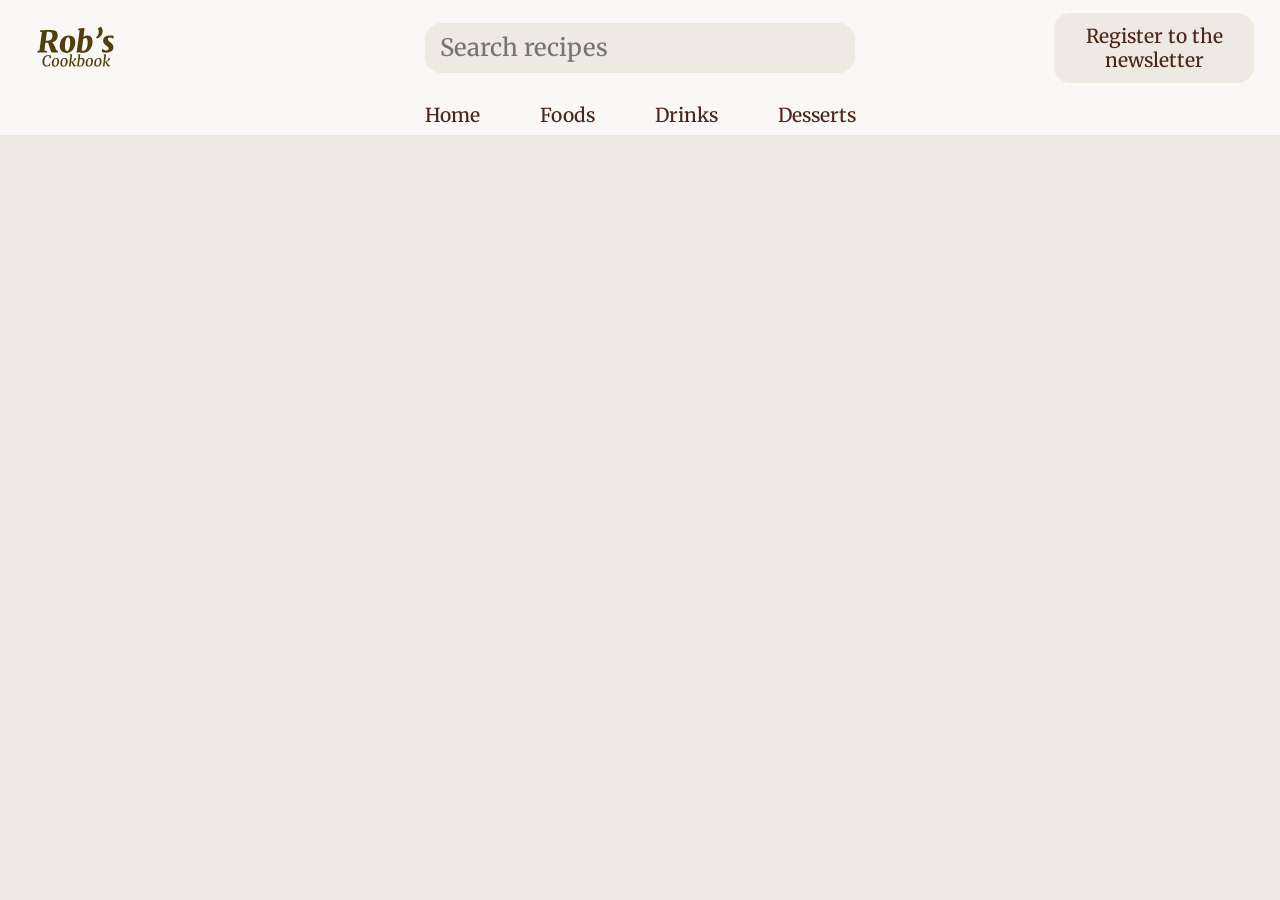
<file: TT-projekts/desserts.html>
<!DOCTYPE html>
<html>
    <head>
        <meta charset="UTF-8">
        <title>Rob's Cookbook</title>
        <meta name="viewport" content="width=device-width, initial-scale=1.0">
        <link rel="stylesheet" href="style.css">
    </head>

    <body>
        <section class="top-section">
            <a href="#" class="logo">
                <img src="images/rc-logo.svg"alt="Rob's Cookbook logo"> <!--done-->
            </a>
            <div class="search-bar">
                <input type="text" placeholder="Search recipes" />
                </div>
            <button>Register to the newsletter</button>
        </section>

        <section class="pages">
            <ul class="page-list">
                <li>
                    <a href="main.html">Home</a> <!--JĀUZTAISA SAITE UN JĀPIELINKO-->
                </li>
                <li>
                    <a href="foods.html">Foods</a> <!--JĀUZTAISA SAITE UN JĀPIELINKO-->
                </li>
                <li>
                    <a href="drinks.html">Drinks</a> <!--JĀUZTAISA SAITE UN JĀPIELINKO-->
                </li>
                <li>
                    <a href="desserts.html">Desserts</a> <!--JĀUZTAISA SAITE UN JĀPIELINKO-->
                </li>
            </ul>
        </section>
    </body>
</html>
</file>
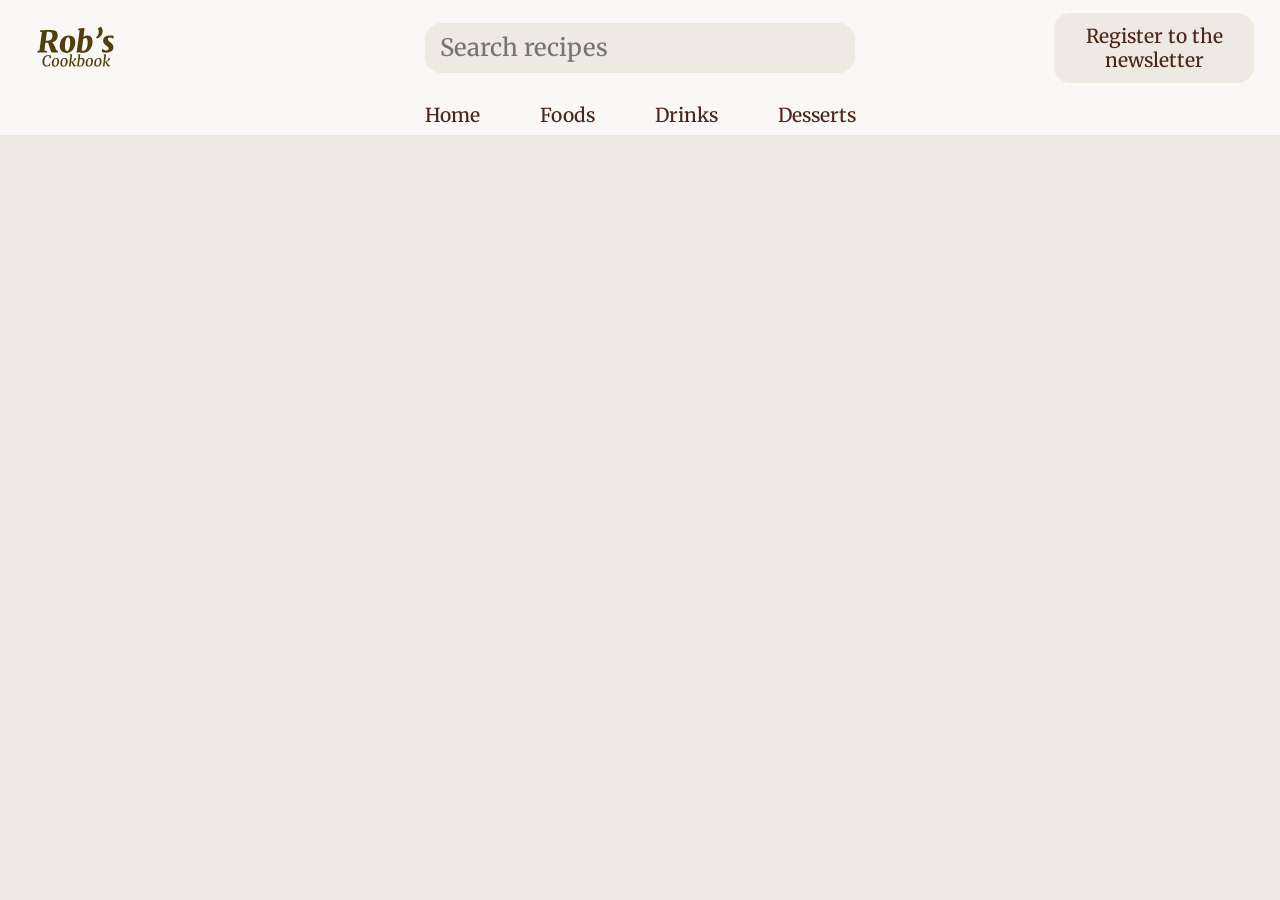
<file: TT-projekts/drinks.html>
<!DOCTYPE html>
<html>
    <head>
        <meta charset="UTF-8">
        <title>Rob's Cookbook</title>
        <meta name="viewport" content="width=device-width, initial-scale=1.0">
        <link rel="stylesheet" href="style.css">
    </head>

    <body>
        <section class="top-section">
            <a href="#" class="logo">
                <img src="images/rc-logo.svg"alt="Rob's Cookbook logo"> <!--done-->
            </a>
            <div class="search-bar">
                <input type="text" placeholder="Search recipes" />
                </div>
            <button>Register to the newsletter</button>
        </section>

        <section class="pages">
            <ul class="page-list">
                <li>
                    <a href="main.html">Home</a> <!--JĀUZTAISA SAITE UN JĀPIELINKO-->
                </li>
                <li>
                    <a href="foods.html">Foods</a> <!--JĀUZTAISA SAITE UN JĀPIELINKO-->
                </li>
                <li>
                    <a href="drinks.html">Drinks</a> <!--JĀUZTAISA SAITE UN JĀPIELINKO-->
                </li>
                <li>
                    <a href="desserts.html">Desserts</a> <!--JĀUZTAISA SAITE UN JĀPIELINKO-->
                </li>
            </ul>
        </section>

    </body>
</html>
</file>
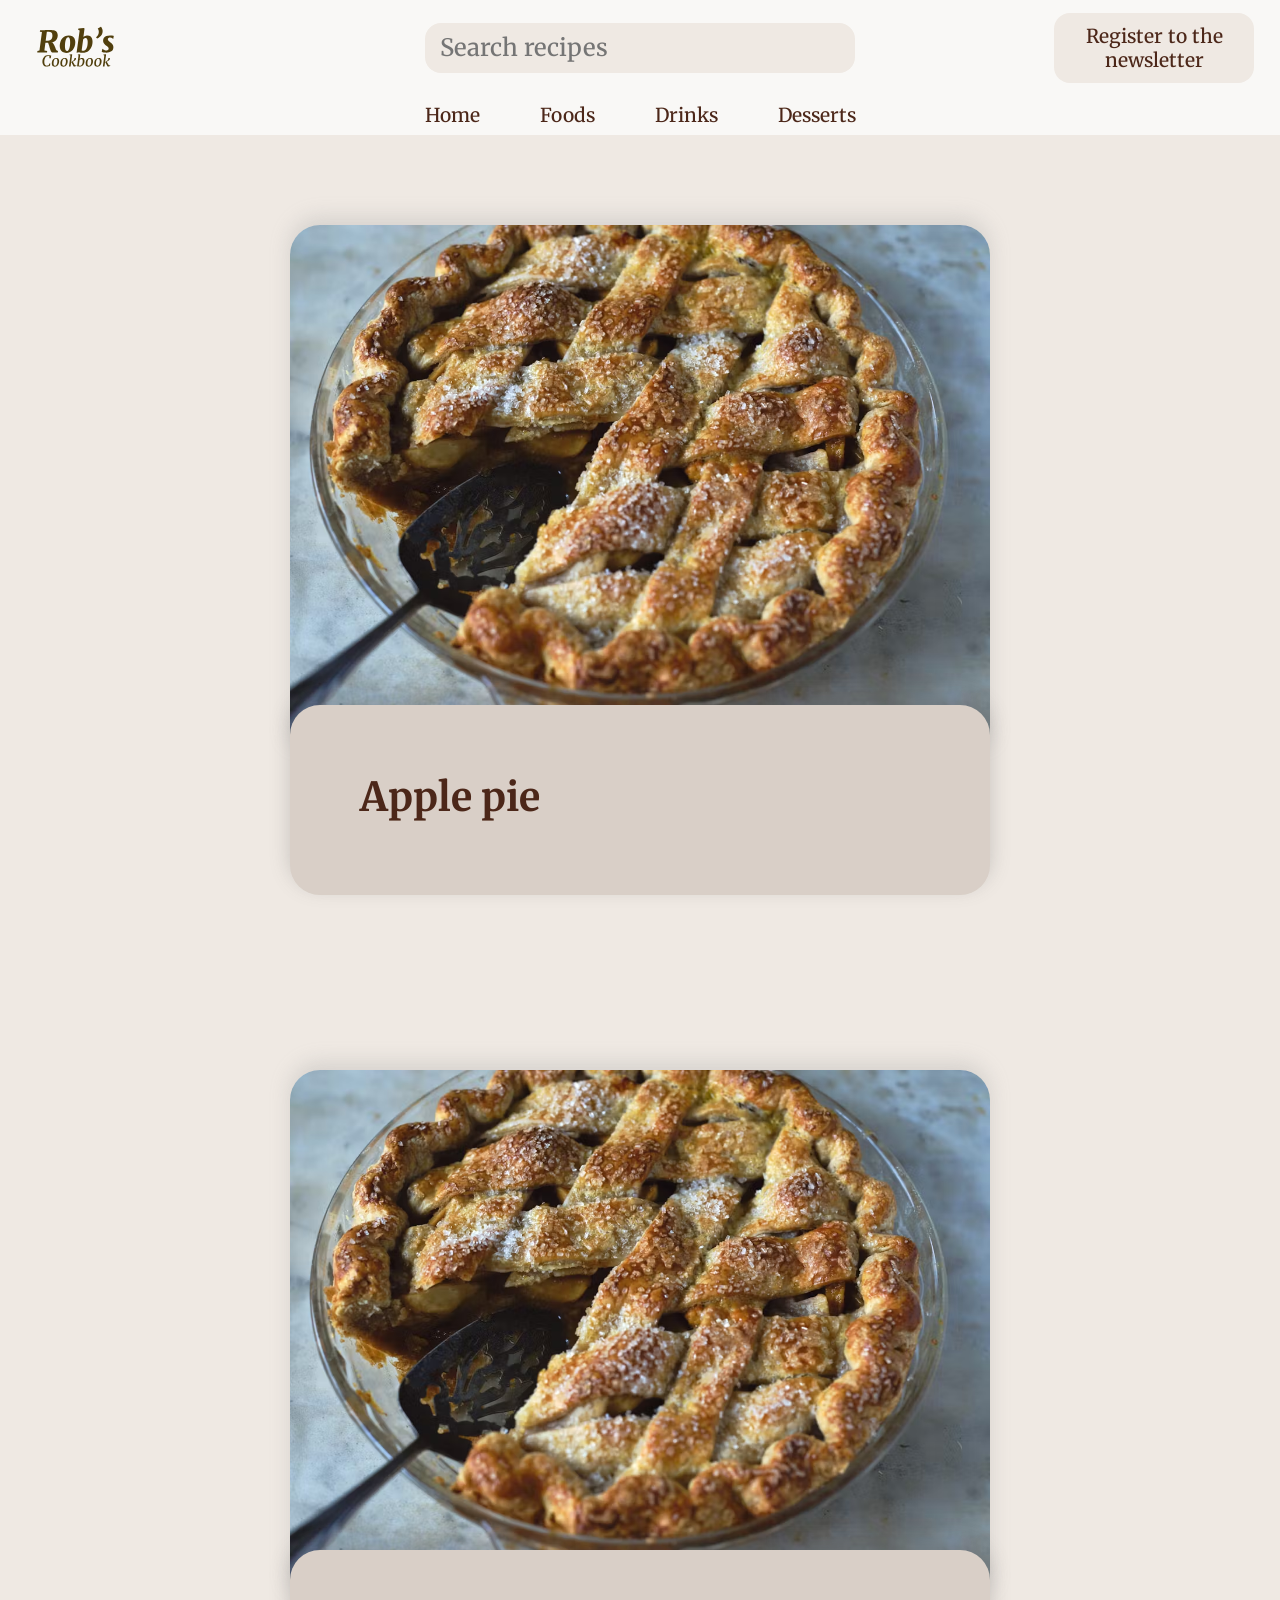
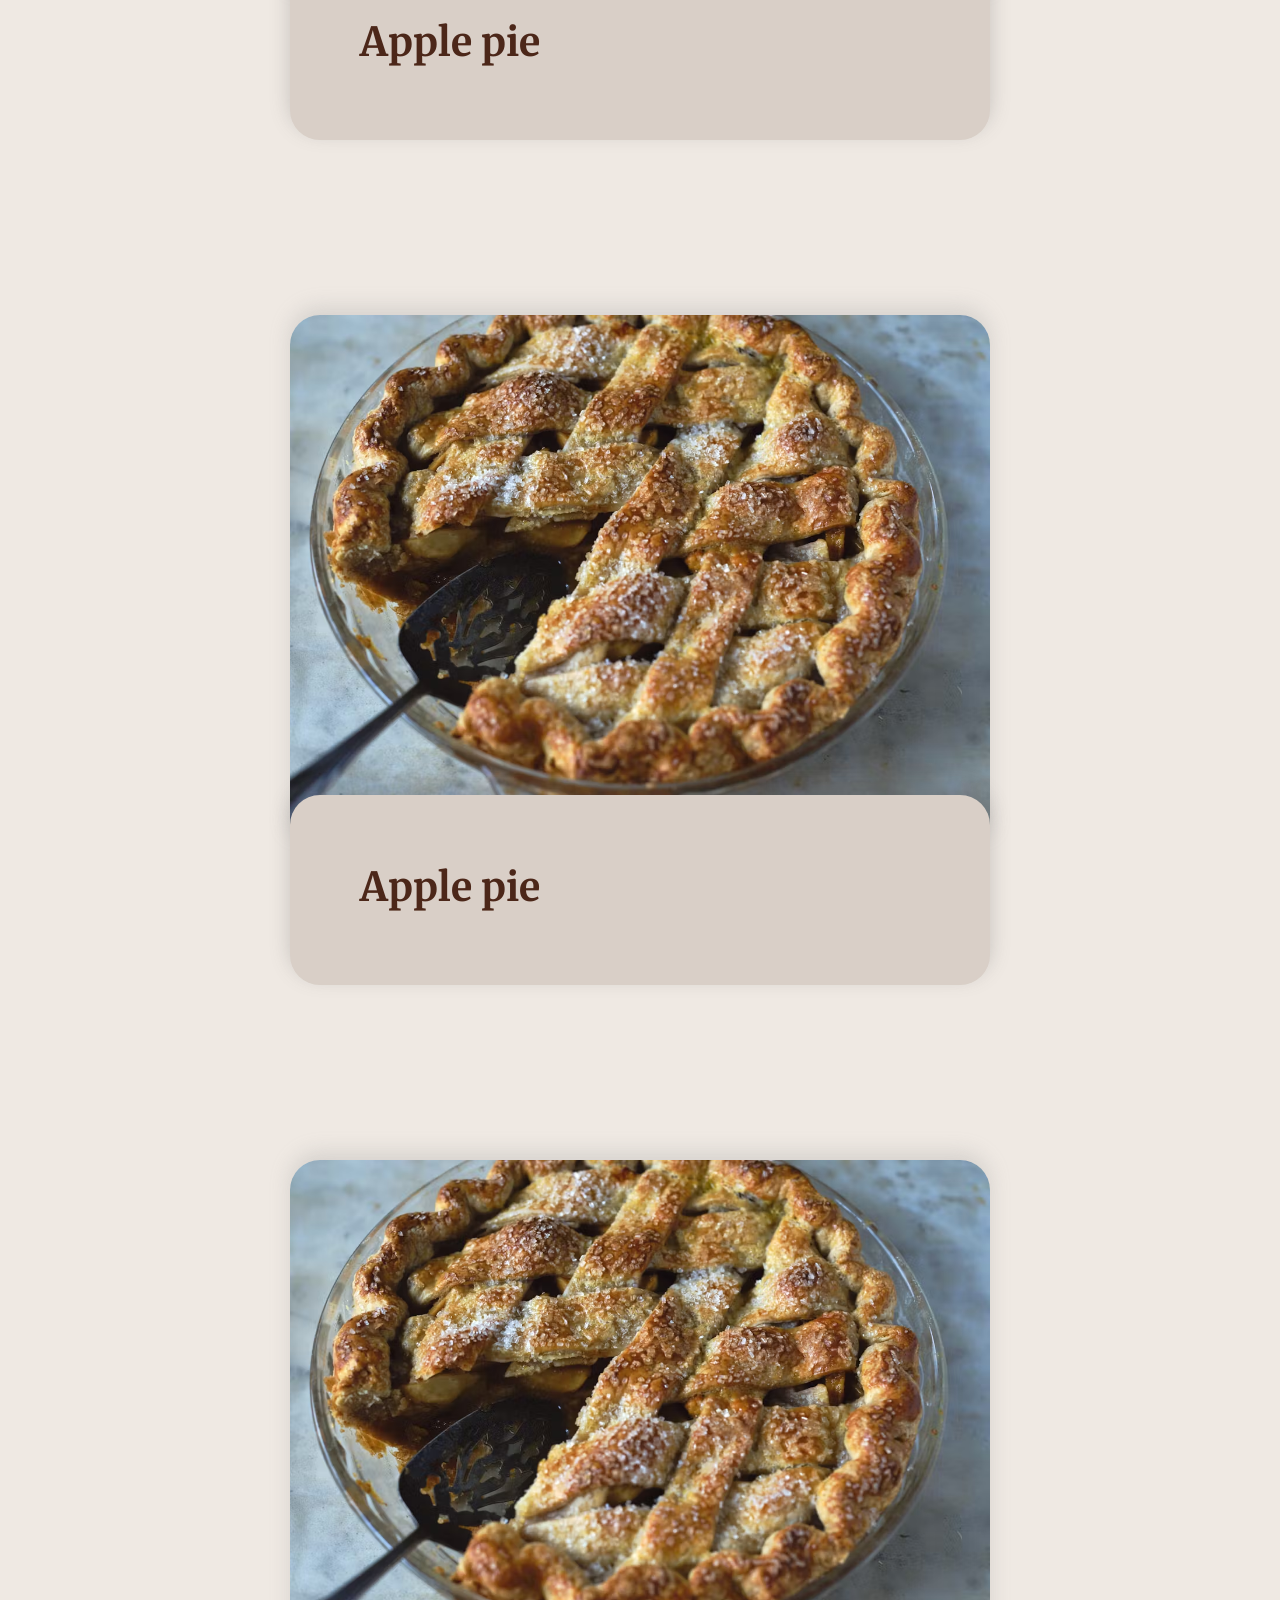
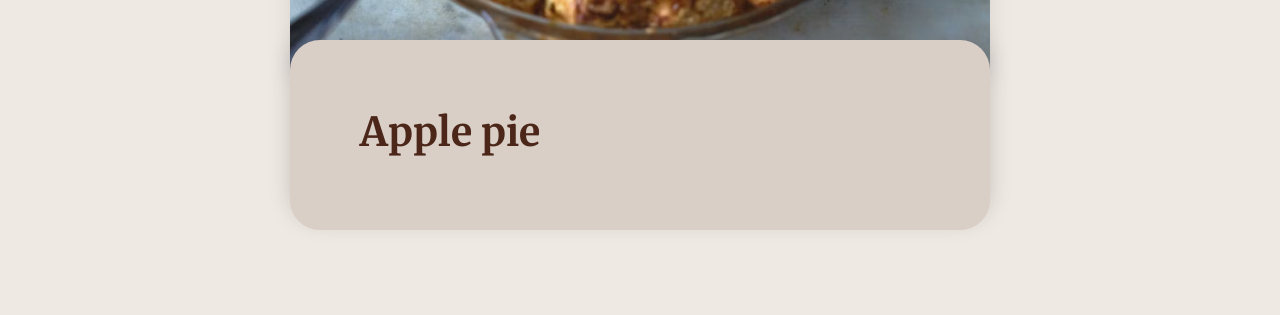
<file: TT-projekts/foods.html>
<!DOCTYPE html>
<html>
    <head>
        <meta charset="UTF-8">
        <title>Rob's Cookbook</title>
        <meta name="viewport" content="width=device-width, initial-scale=1.0">
        <link rel="stylesheet" href="style.css">
    </head>

    <body>
        <section class="top-section">
            <a href="#" class="logo">
                <img src="images/rc-logo.svg"alt="Rob's Cookbook logo"> <!--done-->
            </a>
            <div class="search-bar">
                <input type="text" placeholder="Search recipes" />
                </div>
            <button>Register to the newsletter</button>
        </section>

        <section class="pages">
            <ul class="page-list">
                <li>
                    <a href="main.html">Home</a> <!--JĀUZTAISA SAITE UN JĀPIELINKO-->
                </li>
                <li>
                    <a href="foods.html">Foods</a> <!--JĀUZTAISA SAITE UN JĀPIELINKO-->
                </li>
                <li>
                    <a href="drinks.html">Drinks</a> <!--JĀUZTAISA SAITE UN JĀPIELINKO-->
                </li>
                <li>
                    <a href="desserts.html">Desserts</a> <!--JĀUZTAISA SAITE UN JĀPIELINKO-->
                </li>
            </ul>
        </section>

        <section class="card-grid">
            <div class = "card">
                <img src="images/apple-pie.jpg" alt="Apple pie"> <!--JĀIZDOMĀ ĒDIENI, JĀIELIEK BILDE-->
                <div class="name">
                    <h3>Apple pie</h3> <!--ĒDIENA NOSAUKUMS-->
                    <p class="description">Delicious Apple pie recipe for holidays or any other occasion</p>
                </div>
            </div>
            
            <div class = "card">
                <img src="images/apple-pie.jpg" alt="Apple pie"> <!--JĀIZDOMĀ ĒDIENI, JĀIELIEK BILDE-->
                <div class="name">
                    <h3>Apple pie</h3> <!--ĒDIENA NOSAUKUMS-->
                    <p class="description">Delicious Apple pie recipe for holidays or any other occasion</p>
                </div>
            </div>

            <div class = "card">
                <img src="images/apple-pie.jpg" alt="Apple pie"> <!--JĀIZDOMĀ ĒDIENI, JĀIELIEK BILDE-->
                <div class="name">
                    <h3>Apple pie</h3> <!--ĒDIENA NOSAUKUMS-->
                    <p class="description">Delicious Apple pie recipe for holidays or any other occasion</p>
                </div>
            </div>

            <div class = "card">
                <img src="images/apple-pie.jpg" alt="Apple pie"> <!--JĀIZDOMĀ ĒDIENI, JĀIELIEK BILDE-->
                <div class="name">
                    <h3 >Apple pie</h3> <!--ĒDIENA NOSAUKUMS-->
                    <p class="description">Delicious Apple pie recipe for holidays or any other occasion</p>
                </div>
            </div>
        </section>
        <script src="fn.js"></script>
    </body>
</html>
</file>
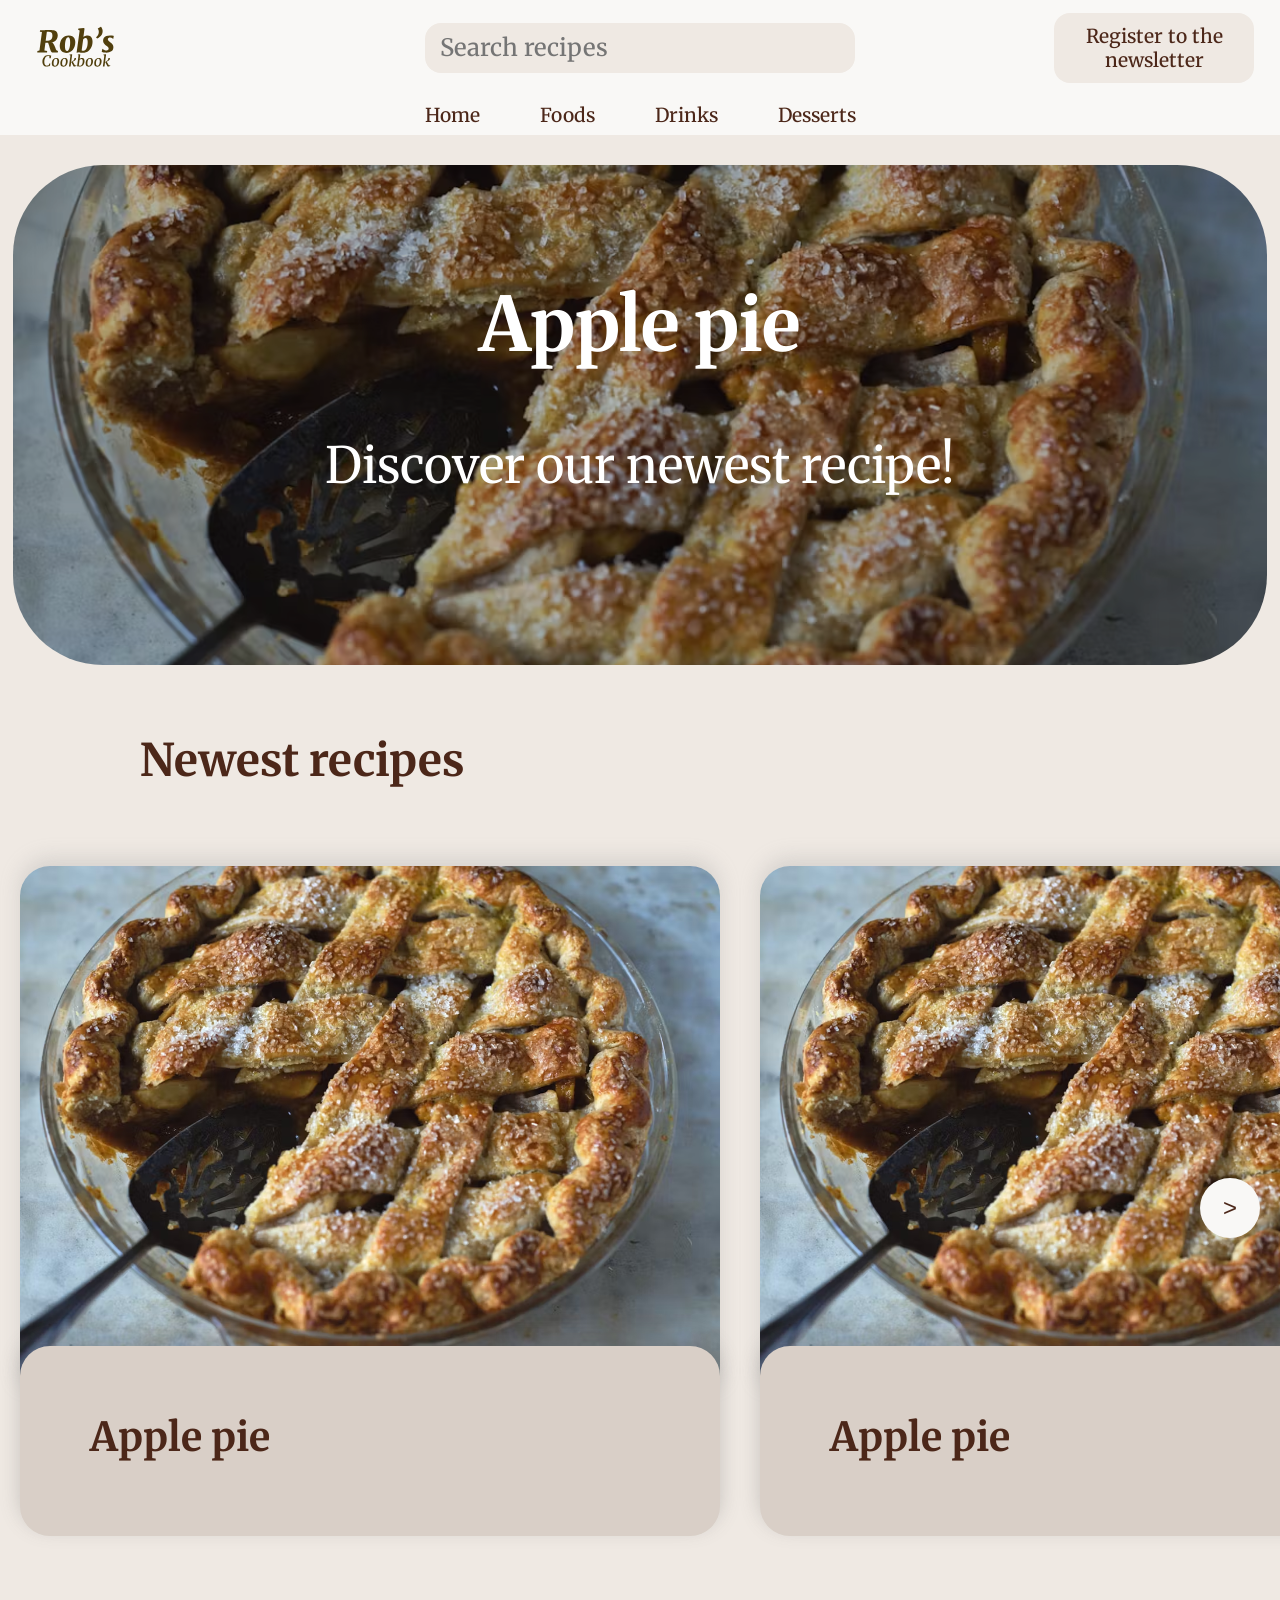
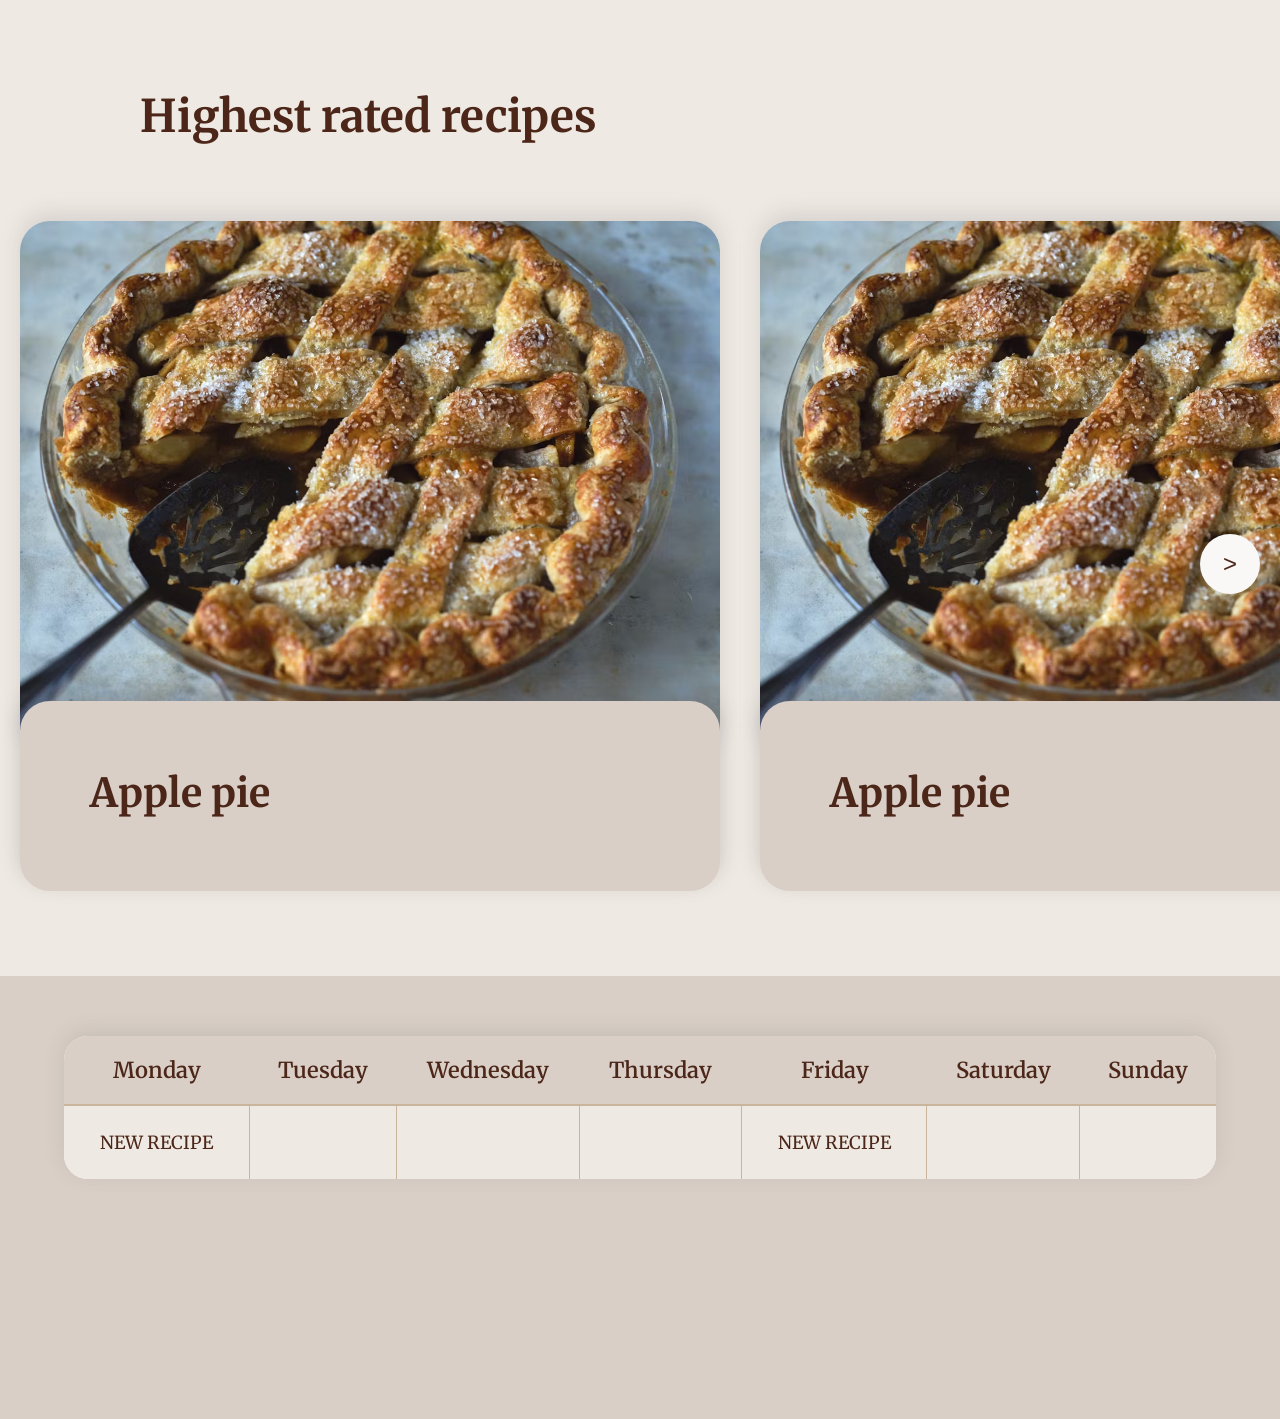
<file: TT-projekts/main.html>
<!DOCTYPE html>
<html>
    <head>
        <meta charset="UTF-8">
        <title>Rob's Cookbook</title>
        <meta name="viewport" content="width=device-width, initial-scale=1.0">
        <link rel="stylesheet" href="style.css">
    </head>

    <body>
        <section class="top-section">
            <a href="#" class="logo">
                <img src="images/rc-logo.svg"alt="Rob's Cookbook logo"> <!--done-->
            </a>
            <div class="search-bar">
                <input type="text" placeholder="Search recipes" />
            </div>

            <button>Register to the newsletter</button>
            <div id="newsletter">
                <p>Get notified about new recipes!</p>
                <input type="text" placeholder="example@email.com" />
                <button>register</button>
                <div id="email-error">Please enter a valid email address</div>
            </div>
            
            
        </section>

        <section class="pages">
            <ul class="page-list">
                <li>
                    <a href="main.html">Home</a> <!--JĀUZTAISA SAITE UN JĀPIELINKO-->
                </li>
                <li>
                    <a href="foods.html">Foods</a> <!--JĀUZTAISA SAITE UN JĀPIELINKO-->
                </li>
                <li>
                    <a href="drinks.html">Drinks</a> <!--JĀUZTAISA SAITE UN JĀPIELINKO-->
                </li>
                <li>
                    <a href="desserts.html">Desserts</a> <!--JĀUZTAISA SAITE UN JĀPIELINKO-->
                </li>
            </ul>
        </section>
        

        <a href="recipe-applePie.html" class="news-link"> <!--JĀUZTAISA NEW SAITE UN JĀPIEVIENO-->
            <section class="news-section">
                <div class="news-banner-content">
                    <h2>Apple pie</h2>
                    <p>Discover our newest recipe!</p>     
            </section>
        </a>

        <div class="section-name">
            <h2>Newest recipes</h2>
        </div>
        <div class="cards-and-button">
            <button class="scroll-left">></button>
            <section class="cards-row">
                <a href="recipe-applePie.html" class = "card">
                    <img src="images/apple-pie.jpg" alt="Apple pie"> <!--JĀIZDOMĀ ĒDIENI, JĀIELIEK BILDE-->
                    <div class="name">
                        <h3>Apple pie</h3> <!--ĒDIENA NOSAUKUMS-->
                        <p class="description">Delicious Apple pie recipe for holidays or any other occasion</p>
                    </div>
                </a>
                
                <a href="recipe-applePie.html" class = "card">
                    <img src="images/apple-pie.jpg" alt="Apple pie"> <!--JĀIZDOMĀ ĒDIENI, JĀIELIEK BILDE-->
                    <div class="name">
                        <h3>Apple pie</h3> <!--ĒDIENA NOSAUKUMS-->
                        <p class="description">Delicious Apple pie recipe for holidays or any other occasion</p>
                    </div>
                </a>

                <a href="recipe-applePie.html"class = "card">
                    <img src="images/apple-pie.jpg" alt="Apple pie"> <!--JĀIZDOMĀ ĒDIENI, JĀIELIEK BILDE-->
                    <div class="name">
                        <h3>Apple pie</h3> <!--ĒDIENA NOSAUKUMS-->
                        <p class="description">Delicious Apple pie recipe for holidays or any other occasion</p>
                    </div>
                </a>

                <a href="recipe-applePie.html" class = "card">
                    <img src="images/apple-pie.jpg" alt="Apple pie"> <!--JĀIZDOMĀ ĒDIENI, JĀIELIEK BILDE-->
                    <div class="name">
                        <h3 >Apple pie</h3> <!--ĒDIENA NOSAUKUMS-->
                        <p class="description">Delicious Apple pie recipe for holidays or any other occasion</p>
                    </div>
                </a>
            </section>
        </div>


                <div class="section-name">
            <h2>Highest rated recipes</h2>
        </div>
        <div class="cards-and-button">
            <button class="scroll-left">></button>
            <section class="cards-row">
                <a href="recipe-applePie.html" class = "card">
                    <img src="images/apple-pie.jpg" alt="Apple pie"> <!--JĀIZDOMĀ ĒDIENI, JĀIELIEK BILDE-->
                    <div class="name">
                        <h3>Apple pie</h3> <!--ĒDIENA NOSAUKUMS-->
                        <p class="description">Delicious Apple pie recipe for holidays or any other occasion</p>
                    </div>
                </a>
                
                <a href="recipe-applePie.html" class = "card">
                    <img src="images/apple-pie.jpg" alt="Apple pie"> <!--JĀIZDOMĀ ĒDIENI, JĀIELIEK BILDE-->
                    <div class="name">
                        <h3>Apple pie</h3> <!--ĒDIENA NOSAUKUMS-->
                        <p class="description">Delicious Apple pie recipe for holidays or any other occasion</p>
                    </div>
                </a>

                <a href="recipe-applePie.html" class = "card">
                    <img src="images/apple-pie.jpg" alt="Apple pie"> <!--JĀIZDOMĀ ĒDIENI, JĀIELIEK BILDE-->
                    <div class="name">
                        <h3>Apple pie</h3> <!--ĒDIENA NOSAUKUMS-->
                        <p class="description">Delicious Apple pie recipe for holidays or any other occasion</p>
                    </div>
                </a>

                <a href="recipe-applePie.html" class = "card">
                    <img src="images/apple-pie.jpg" alt="Apple pie"> <!--JĀIZDOMĀ ĒDIENI, JĀIELIEK BILDE-->
                    <div class="name">
                        <h3 >Apple pie</h3> <!--ĒDIENA NOSAUKUMS-->
                        <p class="description">Delicious Apple pie recipe for holidays or any other occasion</p>
                    </div>
                </a>
            </section>
        </div>

        <footer>
            <table>
                <tr>
                    <th>Monday</th>
                    <th>Tuesday</th>
                    <th>Wednesday</th>
                    <th>Thursday</th>
                    <th>Friday</th>
                    <th>Saturday</th>
                    <th>Sunday</th>
                </tr>
                <tr>
                    <td>NEW RECIPE</td>
                    <td></td>
                    <td></td>
                    <td></td>
                    <td>NEW RECIPE</td>
                    <td></td>
                    <td></td>
                </tr>
            </table>
        </footer>
        <script src="fn.js"></script>
    </body>
</html>
</file>
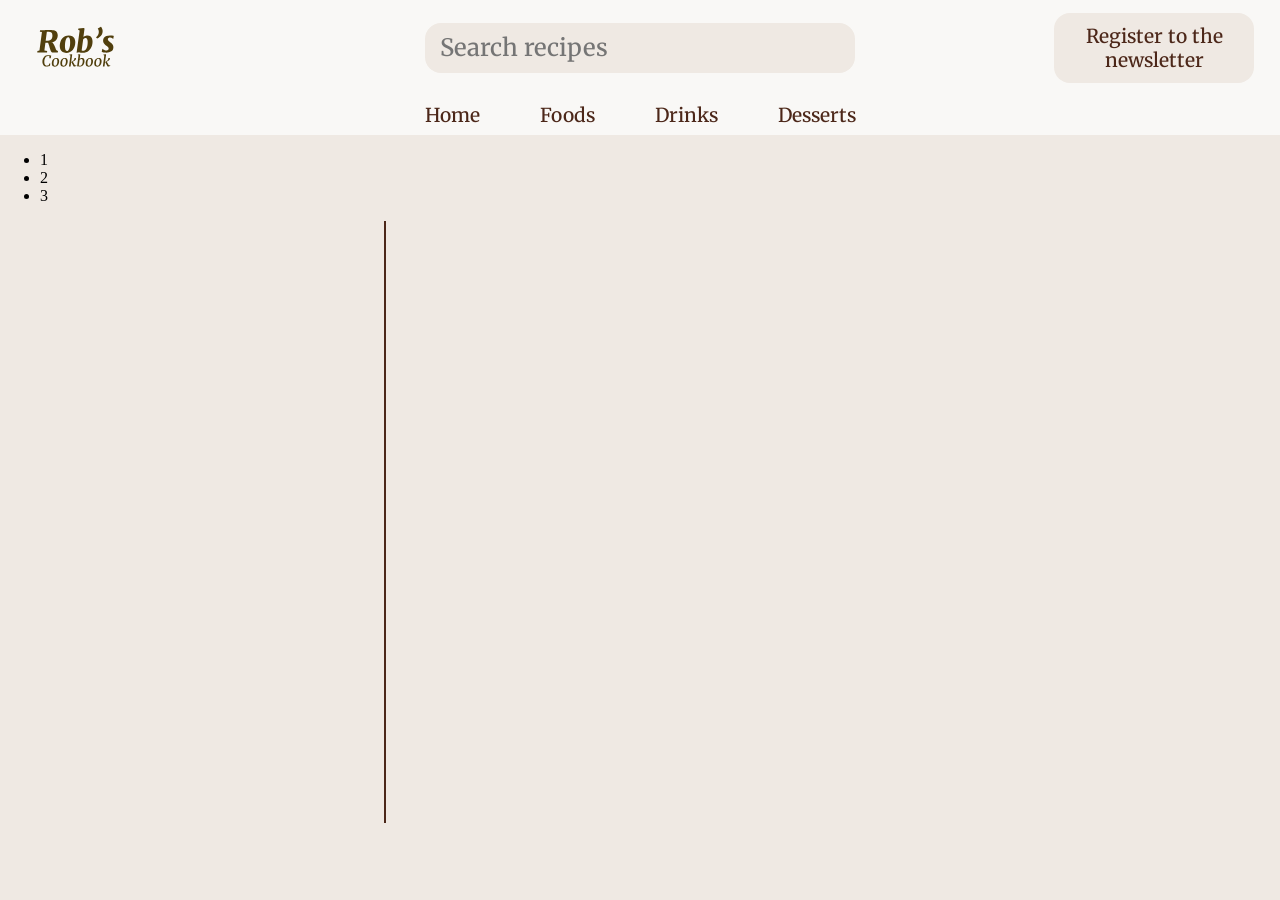
<file: TT-projekts/recipe-applePie.html>
<!DOCTYPE html>
<html>
    <head>
        <meta charset="UTF-8">
        <title>Rob's Cookbook</title>
        <meta name="viewport" content="width=device-width, initial-scale=1.0">
        <link rel="stylesheet" href="style.css">
    </head>

    <body>
        <section class="top-section">
            <a href="#" class="logo">
                <img src="images/rc-logo.svg"alt="Rob's Cookbook logo"> <!--done-->
            </a>
            <div class="search-bar">
                <input type="text" placeholder="Search recipes" />
                </div>
            <button>Register to the newsletter</button>
        </section>

        <section class="pages">
            <ul class="page-list">
                <li>
                    <a href="main.html">Home</a> <!--JĀUZTAISA SAITE UN JĀPIELINKO-->
                </li>
                <li>
                    <a href="foods.html">Foods</a> <!--JĀUZTAISA SAITE UN JĀPIELINKO-->
                </li>
                <li>
                    <a href="drinks.html">Drinks</a> <!--JĀUZTAISA SAITE UN JĀPIELINKO-->
                </li>
                <li>
                    <a href="desserts.html">Desserts</a> <!--JĀUZTAISA SAITE UN JĀPIELINKO-->
                </li>
            </ul>
        </section>

        <section class="ingredients-and-recipes">
            <ul class="ingredients">
                <li>1</li>
                <li>2</li>
                <li>3</li>
            </ul>
        </section>

        <div id="vertical-line"></div>

        <section class="steps">

        </section>
    </body>
</html>
</file>
<file: TT-projekts/style.css>
@import url('https://fonts.googleapis.com/css2?family=Merriweather:ital,opsz,wght@0,18..144,300..900;1,18..144,300..900&family=Spectral:ital,wght@0,200;0,300;0,400;0,500;0,600;0,700;0,800;1,200;1,300;1,400;1,500;1,600;1,700;1,800&display=swap');
/*Merriweather*/
@import url('https://fonts.googleapis.com/css2?family=Fredoka:wght@300..700&display=swap'); 
/*Fredoka*/

/*
#4C2719 - text color
#C9B59C - accent
#D9CFC7 - accent
#EFE9E3 - button background
#F9F8F6 - most backgrounds
*/

body {
    margin: 0;
    padding: 0;
    background-color: #EFE9E3;
    overflow-x: hidden; 
}
.top-section {
    background-color: #F9F8F6;
    align-items: center;
    justify-content: center; 
    display: flex;
    width:100%;
    height:95px;
    position:relative;
}
.search-bar{
    position: absolute;
    left: 50%;             
    transform: translateX(-50%);
}
.search-bar input {
    height: 50px;
    width: 400px;
    border-radius: 16px;
    border: none;
    margin: 0;
    padding: 0 15px;
    font-family: "Merriweather", sans-serif;
    font-weight: 500;
    font-size:150%;
    color:#4C2719;
    background-color: #EFE9E3;
    transition:500ms;
}
.search-bar input:hover{
    transform:scale(105%);
    background-color: #e0d6ce;
    transition:500ms;
}
.top-section .logo img{
    display:block;
    position: absolute;
    height:100px;
    width:auto;
    left: 2%;
    filter: invert(23%) sepia(80%) saturate(600%) hue-rotate(10deg) brightness(80%) contrast(90%);
    top: 0px;
    z-index: 100;
}
.top-section button{
    position:absolute;
    right:2%;
    height: 70px;
    width:200px;
    font-family: "Merriweather", sans-serif;
    font-weight: 500;
    font-size:120%;
    color: #4C2719;
    background-color: #EFE9E3;
    border-radius: 16px;
    border:0;
    cursor: pointer;
    transition:500ms;
    
}
.top-section button:hover{
    background-color: #e0d6ce;
    transform:scale(105%);
    transition:500ms;
}

#newsletter{
    position: absolute;
    display:none;
    top:100%;
    right: 8px;
    z-index: 1000;
    background-color: #D9CFC7;
    padding: 20px;
    border-radius: 15px;
    right: 2%;
    width: 400px;
    height:100px;

}
#newsletter input{
    width: 250px;
    height: 30px;
    background-color: #F9F8F6;
    border: 0px;
    border-radius: 15px;
    padding-left: 8px;
    color:#4C2719;
    background-color: #EFE9E3;
    bottom:30px;
}
#newsletter button{
    height: 30px;
    width:100px;
    right:30px;
    
}
#newsletter p{
    font-family: "Merriweather", sans-serif;
    color: #4C2719;
    font-weight: 600;
}
#email-error {
    color: red;
    font-family: "Merriweather", sans-serif;
    font-size: 14px;
    margin-top: 5px;
    display: none;
}
/*-------------------------------*/

.pages{
    position:sticky;
    top:0px;
    padding-top: 0;
    margin-top: 0;
    background-color: #F9F8F6;
    align-items: center; 
    display: flex;
    width:100%;
    height:40px;
    justify-content: center;
    z-index: 40;
}
.page-list{
    display:flex;
    flex-direction: row;
    list-style: none;
    text-decoration: none;
    margin:0;
    padding:0;
    gap:40px;
    bottom:10px;
}
.page-list a{
    text-decoration: none;
    font-family: "Merriweather", sans-serif;
    font-weight: 500;
    font-size:120%;
    color: #4C2719;
    padding:10px;
    display: inline-block;
    transition:500ms;
}
.page-list a:hover{
    transform:scale(1.2);
    transition:500ms;
}

/*-------------------------------*/

.news-section{
    width:auto;
    height:500px;
    width: 98%;
    top:0;
    margin-left: auto;
    margin-right: auto;
    margin-top: 30px;
    background-image: url("images/apple-pie.jpg"); /*JĀATROD UN JĀIELIEK RECEPTES BILDE*/
    background-color: rgba(0, 0, 0, 0.3);
    background-blend-mode: darken;
    background-size: 100%;
    background-position: center;
    transition: 500ms; 
    border-radius: 90px;
    z-index: 1;    

}
.news-section:hover{
    background-size: 105%;
    background-position-x: 50%;
    transition: 500ms;  
}
.news-banner-content{
    margin: 0 auto;
    padding-top: 50px; 
    font-size: 50px;
    text-align: center;
    color:white;
    font-family: "Merriweather", sans-serif;
    transition: 500ms; 
    
}
.news-section:hover .news-banner-content {
    transform: scale(1.2);  
    transition: 500ms; 
}
.news-link {
    display: block;       
    text-decoration: none; 
    color: inherit;
}

/*-------------------------------*/

.section-name{
    font-family: "Merriweather", sans-serif;
    font-size: large;
    color: #4C2719;
    left:140px;
    top:30px;
    position:relative;
    font-size: 30px;
}

/*-------------------------------*/

.cards-and-button {
    position: relative;
    width: 100%;
    margin-top: 30px;
}
.cards-row{
    padding-top: 70px;
    display:flex;
    flex-direction: row;
    flex-wrap: nowrap;
    overflow-x: auto;
    overscroll-behavior-x: contain;
    scroll-behavior: smooth;
    gap: 40px;
    justify-content: flex-start;
    scrollbar-width: none;
    padding-left: 20px;
    padding-right: 20px;
    overflow-y: hidden; 

}
.card{
    flex: 0 0 auto;
    text-decoration: none;
    transition:200ms;
}
.card:hover{
    transform:scale(1.05);
    transition:200ms;
}
.card img{
    position:relative;
    width: 700px;
    border-top-left-radius: 30px;
    border-top-right-radius: 30px;
    display:block;
    margin:0;
    padding:0;
    box-shadow: 0px -8px 20px rgba(153, 153, 153, 0.283);
    z-index: 9;
}

.name{
    position:relative;
    background-color: #D9CFC7;
    border-radius: 30px;
    top:-85px;
    height: 190px;
    box-shadow: 0px -8px 20px rgba(91, 91, 91, 0.283);
    transition: 200ms;
    z-index: 10;
}
.name h3{
    font-family: "Merriweather", sans-serif;
    color:#4C2719;
    position: relative;
    font-size: 40px;
    top:35%;
    left:10%;
    transition:200ms;
}
.description{
    font-family: "Merriweather", sans-serif;
    color:#4C2719;
    position:relative;
    top:70px;
    left:68px;
    display: block;
    opacity: 0;
    z-index: 10;
}
.card:hover .name{
    margin-top: -70px;
    height: 250px; 
    transition: 200ms;
}
.card:hover h3{
    font-size: 50px;
    top:20%;
    transition:200ms;
}
.card:hover .description{
    opacity: 1;
    visibility: visible;

}

.scroll-left{
    position: absolute;
    top: 50%;                
    right: 20px;
    width: 60px;
    height: 60px;
    transform: translateY(-50%);
    border-radius: 50%;
    background-color: #F9F8F6;
    border: none;
    color: #4C2719;
    font-size: 24px;
    cursor: pointer;
    display: flex;
    align-items: center;
    justify-content: center;
    z-index: 20;
}

.card-grid{
    display:flex;
    flex-direction: row;
    flex-wrap: wrap;
    gap: 90px;
    justify-content: center;
    margin-top: 90px;
}

footer{
    background-color: #D9CFC7;
    bottom: 0px;
    padding-top: 20px;
    padding-bottom: 200px;
}

table {
    width: 90%;
    margin: 40px auto;
    border-collapse: separate;
    border-spacing: 0;
    background-color: #F9F8F6;
    border-radius: 24px;
    overflow: hidden;
    font-family: "Merriweather", sans-serif;
    box-shadow: 0px -5px 20px rgba(91, 91, 91, 0.15);
}

table th {
    background-color: #D9CFC7;
    color: #4C2719;
    font-size: 22px;
    font-weight: 600;
    padding: 20px;
    border-bottom: 2px solid #C9B59C;
}

table td {
    background-color: #EFE9E3;
    color: #4C2719;
    font-size: 18px;
    padding: 25px;
    text-align: center;
    border-right: 1px solid #C9B59C;
    border-bottom: 1px solid #C9B59C;
}

table td:last-child, table th:last-child {
    border-right: none;
}

table tr:last-child td {
    border-bottom: none;
}


#vertical-line{
    border: #4C2719 solid;
    
    border-width: 1px;
    height:600px;
    width:0px;
    position: fixed;
    left:30%;
}
.ingredients{
    left:300px;
}

@media (max-width: 768px) {

}
</file>
